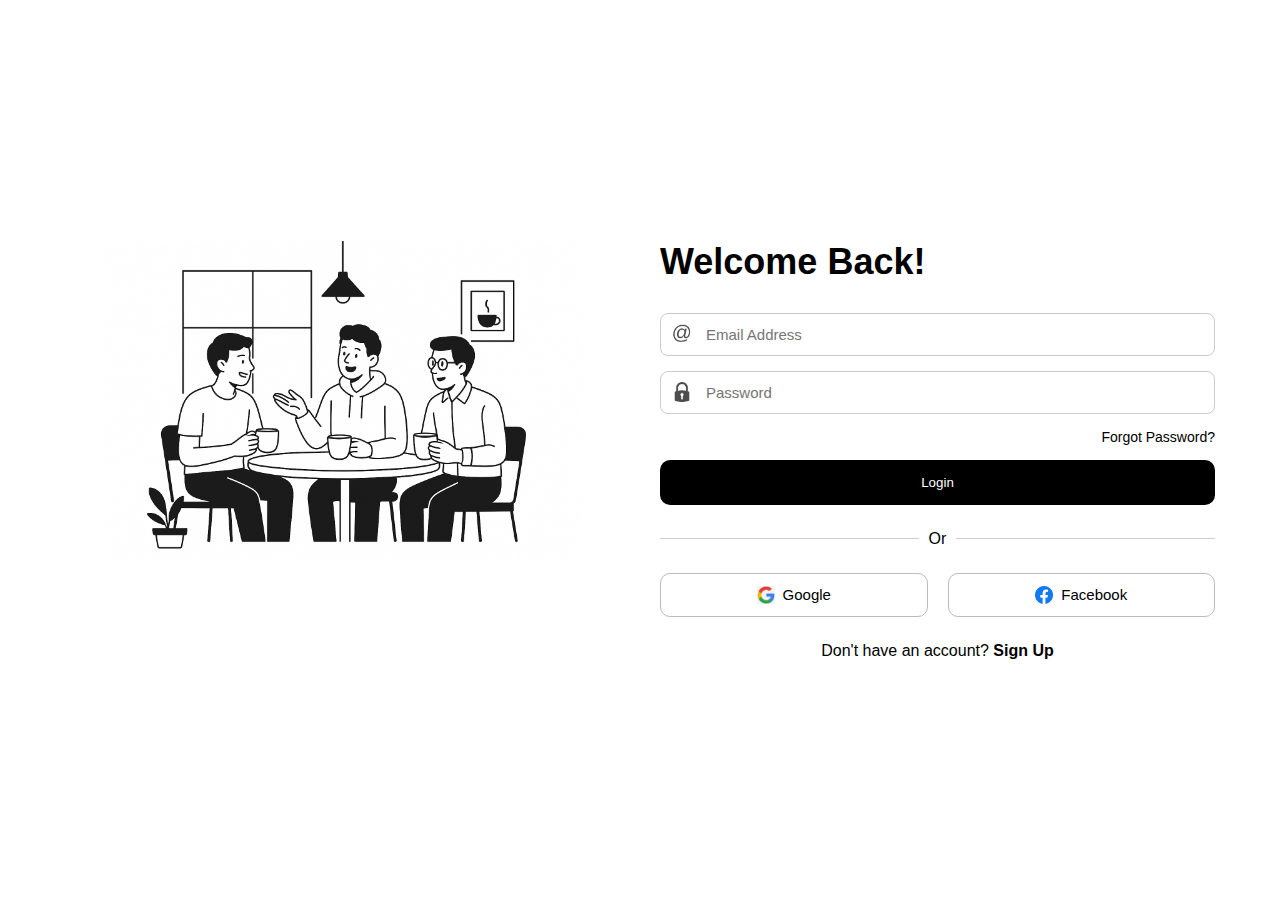
<file: index.html>
<!DOCTYPE html>
<html lang="en">
<head>
    <meta charset="UTF-8">
    <meta name="viewport" content="width=device-width, initial-scale=1.0">
    <title>Login Page</title>

    <link rel="stylesheet" href="css/style.css">
</head>
<body class="login-body">

    <div class="login-container">

        <div class="login-left">
            <img src="img/Login.png" class="login-image">
        </div>

        <div class="login-right">
            <div class="login-title">Welcome Back!</div>

            <div class="input-group">
                <span class="input-icon">
                    <img src="img/gmail.png">
                </span>
                <input type="email" id="email" placeholder="Email Address">
            </div>

            <div class="input-group">
                <span class="input-icon">
                    <img src="img/password.png">
                </span>
                <input type="password" id="password" placeholder="Password">
            </div>

            <div class="login-forgot">Forgot Password?</div>

            <button class="login-btn" id="loginBtn">Login</button>

            <div class="login-or">
                <div></div> Or <div></div>
            </div>

            <div class="social-buttons">
                <button class="google-btn">
                    <img src="img/google.png" class="icon"> Google
                </button>

                <button class="facebook-btn">
                    <img src="img/Facebook.png" class="icon"> Facebook
                </button>
            </div>

            <div class="login-signup">
                Don't have an account? <b>Sign Up</b>
            </div>
        </div>

    </div>

    <script src="js/script.js"></script>

</body>
</html>
</file>
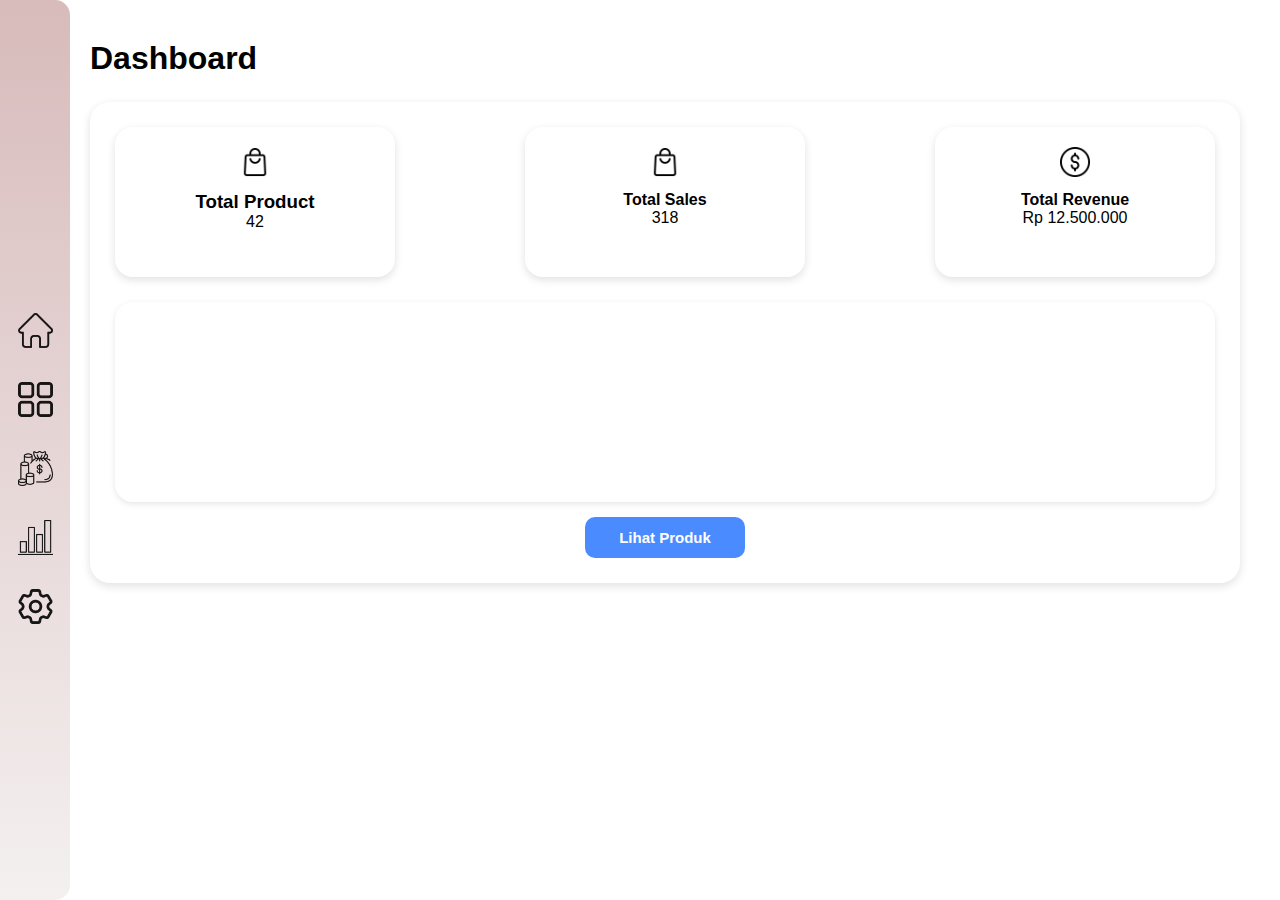
<file: dashboard.html>
<!DOCTYPE html>
<html lang="en">
<head>
    <meta charset="UTF-8">
    <meta name="viewport" content="width=device-width, initial-scale=1.0">
    <title>Dashboard</title>
    <link rel="stylesheet" href="css/style.css">
</head>

<body>

    <div class="hamburger" id="hamburger">☰</div>

    <!-- SIDEBAR KECIL -->
    <aside class="sidebar">
        <div class="sidebar-menu">
            <div class="icon-item"><img src="img/home.png" id="icon-home" onclick="goHome()"></div>
            <div class="icon-item"><img src="img/menu.png"></div>
            <div class="icon-item"><img src="img/money-bag.png"></div>
            <div class="icon-item"><img src="img/bar-chart.png"></div>
            <div class="icon-item"><img src="img/setting.png"></div>
        </div>
    </aside>


    <!-- MAIN CONTENT -->
    <main class="main-content">

        <h1 class="page-title">Dashboard</h1>

        <!-- KOTAK UTAMA -->
        <div class="main-box">

            <!-- CARDS -->
            <div class="cards">

                <div class="card" id="card-product">
                    <img src="img/bag.png" class="card-icon">
                    <h3>Total Product</h3>
                    <p id="totalProduct">0</p>
                </div>

                <div class="card">
                    <img src="img/bag.png" class="card-icon">
                    <h4>Total Sales</h4>
                    <p id="totalSales">0</p>
                </div>

                <div class="card">
                    <img src="img/dollar.png" class="card-icon">
                    <h4>Total Revenue</h4>
                    <p id="totalRevenue">0</p>
                </div>

            </div>

            <!-- BOX BESAR -->
            <div class="big-box"></div>
            <button class="view-product-btn" onclick="window.location.href='products.html'">
                Lihat Produk
            </button>
        </div>

    </main>

    <script src="js/script.js"></script>
</body>
</html>
</file>
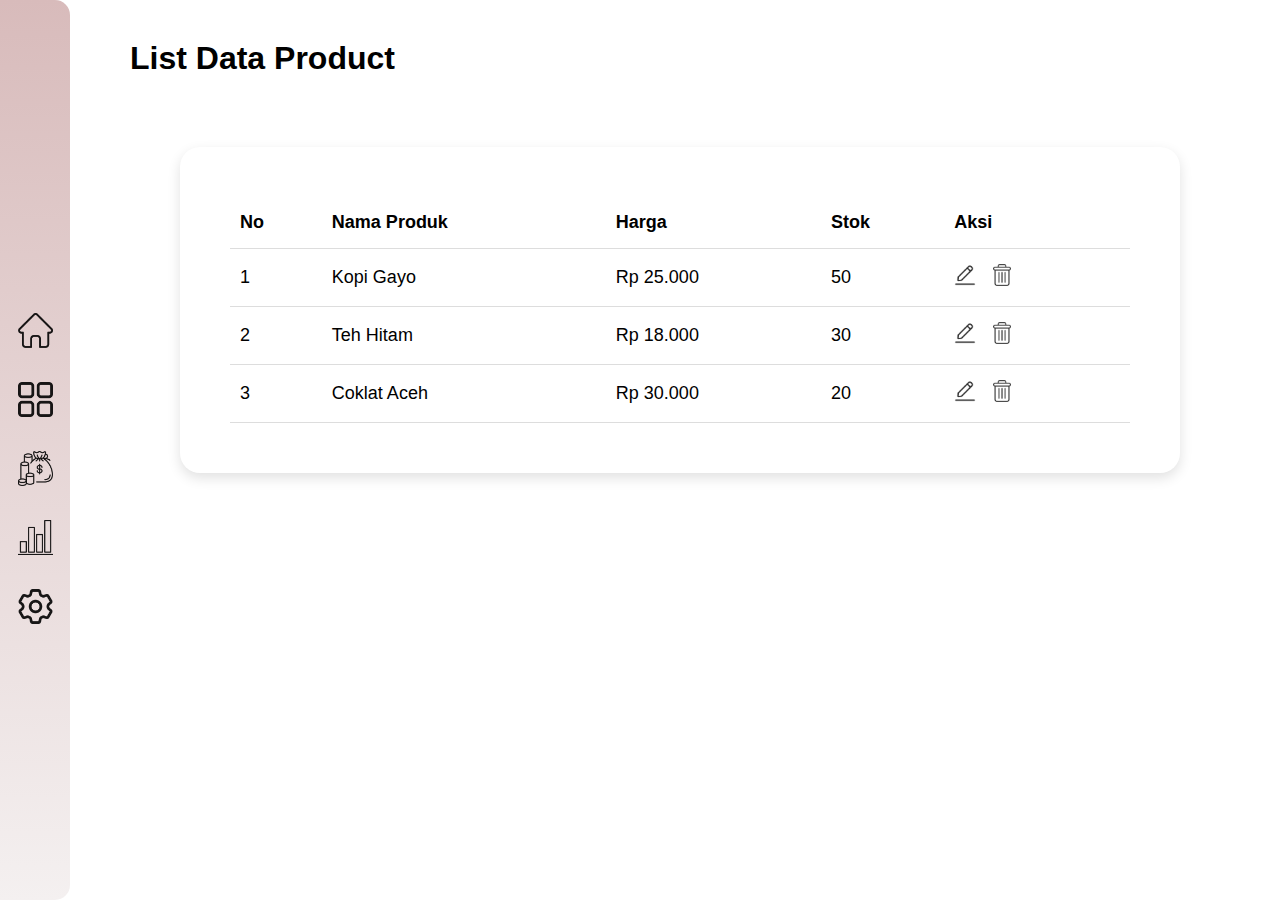
<file: products.html>
<!DOCTYPE html>
<html lang="en">
<head>
    <meta charset="UTF-8">
    <meta name="viewport" content="width=device-width, initial-scale=1.0">
    <title>Product Table</title>
    <link rel="stylesheet" href="css/style.css">
</head>
<body>

    <div class="hamburger" id="hamburger">☰</div>

    <!-- SIDEBAR KECIL -->
    <aside class="sidebar">
        <div class="sidebar-menu">

            <div class="icon-item"><img src="img/home.png" id="icon-home" onclick="goHome()"></div>

            <div class="icon-item"><img src="img/menu.png"></div>
            <div class="icon-item"><img src="img/money-bag.png"></div>
            <div class="icon-item"><img src="img/bar-chart.png"></div>
            <div class="icon-item"><img src="img/setting.png"></div>
        </div>
    </aside>
    
    <div class="product-page">

    <h2 class="product-title">List Data Product</h2>

    <div class="product-box">
        <table class="product-table">
            <thead>
                <tr>
                    <th>No</th>
                    <th>Nama Produk</th>
                    <th>Harga</th>
                    <th>Stok</th>
                    <th>Aksi</th>
                </tr>
            </thead>

            <tbody id="productTableBody">
                <!-- Data produk akan diisi di sini oleh script.js -->
            </tbody>
        </table>
    </div>

</div>

    <script src="js/script.js"></script>
</body>
</html>
</file>
<file: css/style.css>
*{
    margin: 0;
    padding: 0;
    box-sizing: border-box;
    font-family: Arial, sans-serif;
}

.cointainer {
    display: flex;
}

/* ===== SIDEBAR KECIL ===== */
.sidebar {
    width: 70px;
    height: 100vh;
    background: linear-gradient(to bottom, #d8bbbb, #f4f0f0);
    display: flex;
    justify-content: center;
    padding-top: 40px;
    position: fixed;
    left: 0;
    top: 0;
    border-radius: 0 15px 15px 0;
    align-items: center;
    z-index: 9999;
}

.sidebar-menu {
    display: flex;
    flex-direction: column;
    gap: 30px;
    align-items: center;
}

.icon-item img {
    width: 35px;
    opacity: 0.9;
}

/* ===== MAIN CONTENT ===== */
.main-content {
    margin-left: 90px; /* agar nempel seperti gambar */
    padding-top: 40px;
}

.page-title {
    font-size: 32px;
    font-weight: bold;
    margin-bottom: 25px;
}

/* ===== KOTAK UTAMA ===== */
.main-box {
    background: white;
    border-radius: 20px;
    padding: 25px;
    box-shadow: 0 3px 10px rgba(0,0,0,0.12);
    width: 1150px;     /* biar rapi seperti gambar */
}

/* ===== CARDS ===== */
.cards {
    display: flex;
    gap: 25px;              /* Jarak antar card */
    margin-bottom: 20px;    /* Jarak ke box besar */
    justify-content: space-between; /* Rapi kiri - tengah - kanan */

}

.card {
    flex: 1;                     /* Agar semua card punya lebar sama */
    max-width: 280px;            /* Biar tidak terlalu lebar */
    height: 150px;
    background: white;
    border-radius: 18px;
    box-shadow: 0 3px 8px rgba(0,0,0,0.12);
    padding: 20px;
    text-align: center;
    transition: 0.2s;
}

/* Hover biar lebih modern */
.card:hover {
    transform: translateY(-4px);
    box-shadow: 0 5px 14px rgba(0,0,0,0.18);
}

.card-icon {
    width: 30px;
    margin-bottom: 10px;
}

.value {
    margin-top: 10px;
    font-size: 22px;
    font-weight: 700;
}

/* ===== BIG BOX ===== */
.big-box {
    margin-top: 25px;
    width: 100%;
    height: 200px;
    background: white;
    border-radius: 18px;
    box-shadow: 0 2px 6px rgba(0,0,0,0.10);
}

.view-product-btn {
    margin-top: 15px;
    display: block;
    padding: 12px 20px;
    background: #4A8BFF;
    color: #fff;
    border: none;
    border-radius: 10px;
    font-size: 15px;
    font-weight: 600;
    cursor: pointer;
    width: 160px;
    text-align: center;
    transition: 0.3s ease;
    margin-left: auto;
    margin-right: auto;
}

.view-product-btn:hover {
    background: #356ed7;
    transform: translateY(-2px);
}


/* ===== HAMBURGER BUTTON ===== */
.hamburger {
    display: none;
    font-size: 32px;
    padding: 15px;
    cursor: pointer;
    position: fixed;
    top: 10px;
    left: 10px;
    z-index: 9999;
}


/* ========== RESPONSIVE MODE ========== */
@media (max-width: 850px) {

    /* Tampilkan hamburger */
    .hamburger {
        display: block;
    }

    /* Sidebar disembunyikan awal */
    .sidebar {
        transform: translateX(-120px);
        transition: 0.3s ease;
    }

    /* Sidebar muncul saat class .show aktif */
    .sidebar.show {
        transform: translateX(0);
    }

    /* Main content agar tidak terlalu ke kanan */
    .main-content {
        margin-left: 50px;
        padding-top: 100px;
        align-items: center;
    }

    /* Cards turun ke bawah */
    .cards {
        flex-direction: column;
        gap: 50px;
    }

    .card {
        max-width: 100%;
        height: auto;
        padding: 50px;
        align-items: center;
    }

    /* Big box juga menyesuaikan */
    .big-box {
        height: 100%;
        padding: 50px;
        margin: auto;
    }

    .view-product-btn {
        height: 100%;
        margin: 15px auto 0 auto;
        padding: 20px;
        align-items: center;
    }
}

/* ===== AREA KHUSUS HALAMAN PRODUK ===== */
.product-page {
    margin-left: 90px; 
    padding: 40px;
}

/* Judul */
.product-title {
    font-size: 32px;
    font-weight: bold;
    margin-bottom: 25px;
}

/* Wrapper Box Putih */
.product-box {
    background: white;
    border-radius: 20px;
    padding: 50px;
    box-shadow: 0 5px 13px rgba(0,0,0,0.12);
    max-width: 1000px;     /* biar rapi seperti gambar */
    margin: 70px 50px 100px 50px;          /* center ke tengah */
}

/* Tabel */
.product-table {
    width: 100%;
    border-collapse: collapse;
    font-size: 18px;
}

.product-table th {
    text-align: left;
    padding: 15px 10px;
    font-weight: bold;
}

.product-table td {
    padding: 15px 10px;
    border-top: 1px solid #ddd;
}

.product-table tr:last-child td {
    border-bottom: 1px solid #ddd;
}

/* Icon edit & delete */
.table-icon {
    width: 20px;
    cursor: pointer;
    opacity: 0.7;
}

.table-icon:hover {
    opacity: 1;
}

/* Responsive */
@media (max-width: 850px) {
    .product-page {
        margin-left: 15px;
        padding: 25px;
    }

    .product-box {
        padding: 20px;
        margin: 10px;
    }

    .product-title {
        font-size: 26px;
        text-align: center;
    }

    .product-table th, .product-table td {
        font-size: 16px;
        padding: 10px 5px;
    }

    .product-table {
        font-size: 14px;
    }
}

/* ICON EDIT & DELETE */
.product-table .action-icon {
    width: 22px;
    cursor: pointer;
    margin-right: 10px;
    opacity: .8;
    transition: .2s;
}

.product-table .action-icon:hover {
    opacity: 1;
    transform: scale(1.1);
}

#icon-home {
    cursor: pointer;
}

#card-product {
    cursor: pointer;
}

/* ====== LOGIN PAGE ONLY ====== */

.login-body {
    background: #fff;
    min-height: 100vh;
    display: flex;
    justify-content: center;
    align-items: center;
    font-family: Arial;
}

.login-container {
    width: 90%;
    max-width: 1150px;
    display: flex;
    gap: 40px;
}

.input-group {
    position: relative;
    width: 100%;
    margin-bottom: 15px;
}

.input-group input {
    width: 100%;
    padding: 12px 15px 12px 45px; /* ruang kiri untuk icon */
    border: 1px solid #ccc;
    border-radius: 8px;
    font-size: 15px;
    outline: none;
    transition: .3s;
}

.input-group input:focus {
    border-color: #4A67FF;
    box-shadow: 0 0 3px rgba(74, 103, 255, 0.4);
}

.input-icon {
    position: absolute;
    top: 50%;
    left: 12px;
    transform: translateY(-50%);
    width: 20px;
    height: 20px;
    opacity: .7;
}

.input-icon img {
    width: 100%; 
}


.login-left {
    flex: 1;
    text-align: center;
}

.login-left img {
    width: 90%;
    max-width: 480px;
}

.login-right {
    flex: 1;
}

.login-title {
    font-size: 36px;
    margin-bottom: 30px;
    font-weight: bold;
}

.login-input-box {
    margin-bottom: 20px;
}

.login-input-box input {
    width: 100%;
    padding: 15px;
    border-radius: 10px;
    border: 1px solid #aaa;
}

.login-forgot {
    text-align: right;
    font-size: 14px;
    margin-bottom: 15px;
    cursor: pointer;
}

.login-btn {
    width: 100%;
    padding: 15px;
    background: #000;
    color: #fff;
    border-radius: 10px;
    border: none;
    cursor: pointer;
}

.login-or {
    display: flex;
    align-items: center;
    margin: 25px 0;
    gap: 10px;
}

.login-or div {
    flex: 1;
    height: 1px;
    background: #ccc;
}

.login-social {
    display: flex;
    gap: 20px;
}

.login-social-btn {
    flex: 1;
    padding: 12px;
    border-radius: 10px;
    border: 1px solid #555;
    text-align: center;
    cursor: pointer;
}

.login-signup {
    text-align: center;
    margin-top: 20px;
}

@media (max-width: 900px) {
    .login-container {
        flex-direction: column;
        text-align: center;
    }

    .login-social {
        flex-direction: column;
    }
}

/* === TOMBOL GOOGLE & FACEBOOK === */
.social-buttons {
    display: flex;
    gap: 20px;
    margin-bottom: 25px;
}

.social-buttons button {
    flex: 1;
    padding: 12px;
    border: 1px solid #bbb;
    background: #fff;
    border-radius: 10px;

    font-size: 15px;
    cursor: pointer;

    display: flex;
    align-items: center;
    justify-content: center;
    gap: 8px;
}

.social-buttons button:hover {
    background: #f5f5f5;
}

/* icon google & facebook */
.icon {
    width: 18px;
    height: 18px;
}
</file>
